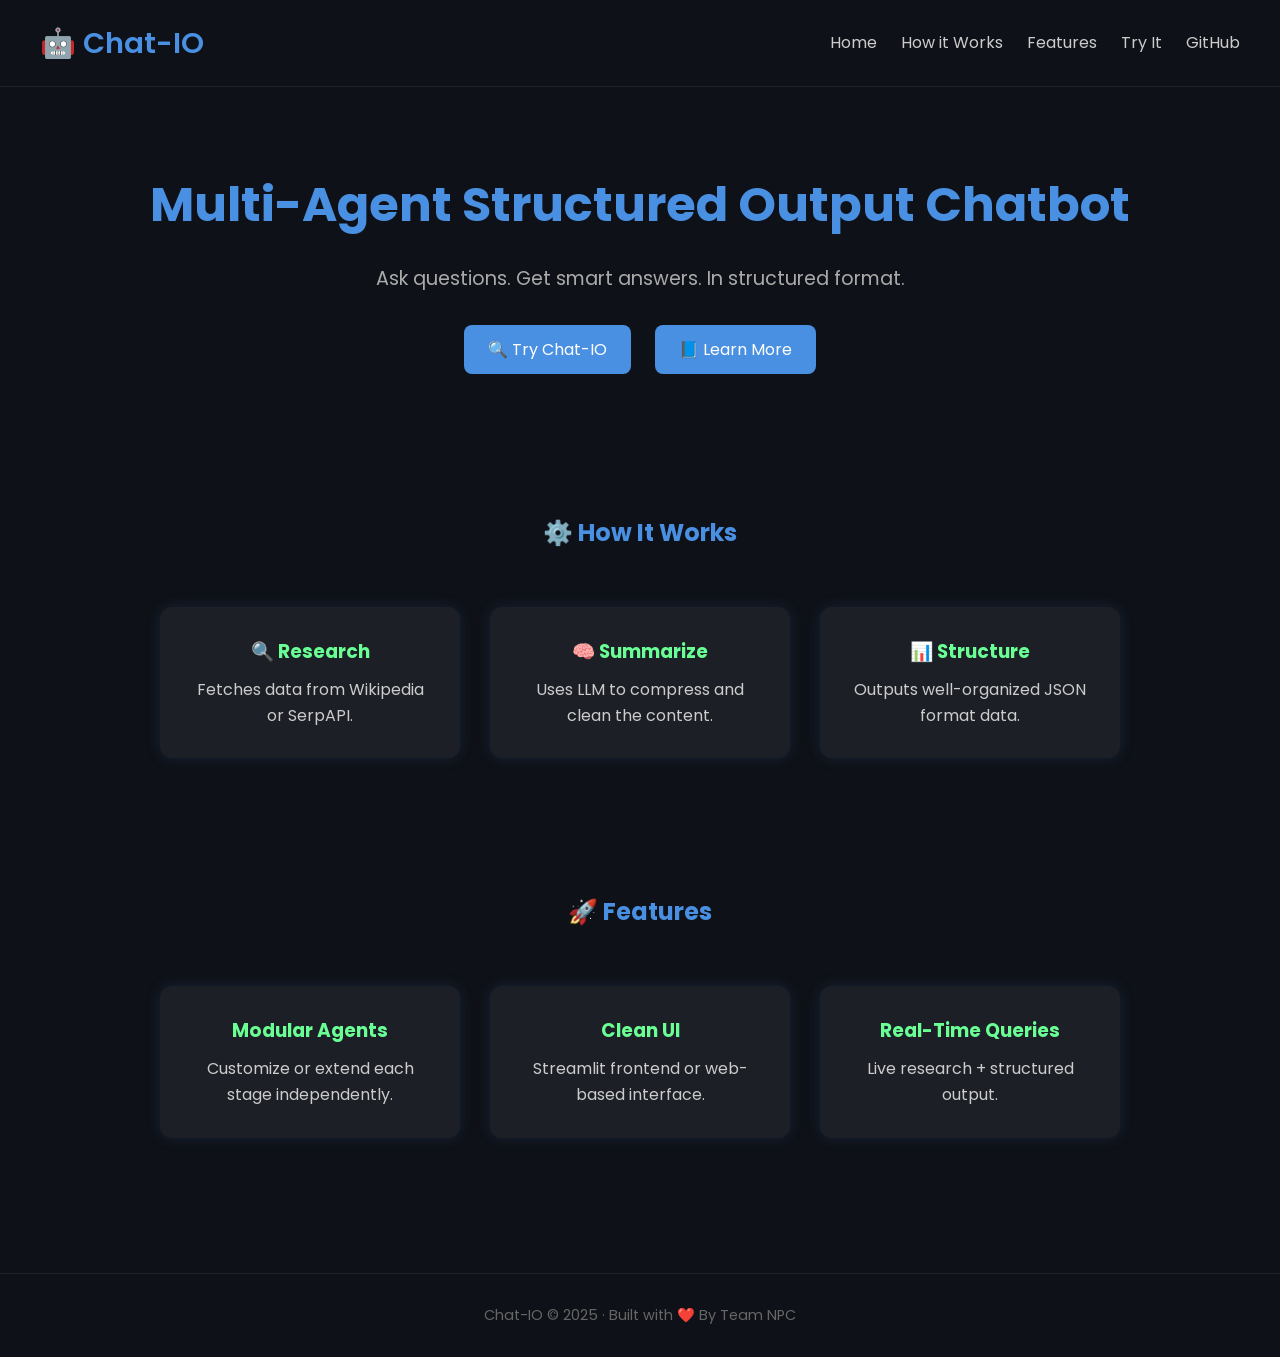
<file: chatbot/templates/index.html>
<!DOCTYPE html>
<html lang="en">
<head>
  <meta charset="UTF-8" />
  <meta name="viewport" content="width=device-width, initial-scale=1.0"/>
  <title>Chat-IO</title>
  <link href="https://fonts.googleapis.com/css2?family=Poppins:wght@300;600&display=swap" rel="stylesheet">
  <style>
    * {
      margin: 0;
      padding: 0;
      box-sizing: border-box;
      font-family: 'Poppins', sans-serif;
    }

    body {
      background-color: #0E1117;
      color: #CCCCCC;
      line-height: 1.6;
    }

    header {
      background-color: #0E1117;
      padding: 20px 40px;
      display: flex;
      justify-content: space-between;
      align-items: center;
      border-bottom: 1px solid #1f2229;
    }

    .logo {
      color: #4A90E2;
      font-size: 1.8rem;
      font-weight: 600;
    }

    nav a {
      margin-left: 20px;
      color: #CCCCCC;
      text-decoration: none;
      transition: color 0.3s;
    }

    nav a:hover {
      color: #69FF94;
    }

    .hero {
      text-align: center;
      padding: 80px 20px;
    }

    .hero h1 {
      font-size: 3rem;
      color: #4A90E2;
    }

    .hero p {
      font-size: 1.2rem;
      color: #AAAAAA;
      margin: 20px 0;
    }

    .buttons {
      margin-top: 30px;
    }

    .btn {
      padding: 12px 24px;
      background-color: #4A90E2;
      color: white;
      border: none;
      border-radius: 8px;
      margin: 0 10px;
      cursor: pointer;
      font-size: 1rem;
      transition: background 0.3s;
    }

    .btn:hover {
      background-color: #69FF94;
      color: #000;
    }

    .section {
      padding: 60px 40px;
      text-align: center;
    }

    .section h2 {
      color: #4A90E2;
      margin-bottom: 40px;
    }

    .features {
      display: flex;
      justify-content: center;
      flex-wrap: wrap;
    }

    .card {
      background: #1C1F26;
      border-radius: 12px;
      padding: 30px;
      margin: 15px;
      width: 300px;
      box-shadow: 0 0 15px rgba(74, 144, 226, 0.15);
    }

    .card h3 {
      color: #69FF94;
      margin-bottom: 10px;
    }

    .footer {
      text-align: center;
      padding: 30px;
      font-size: 0.9rem;
      border-top: 1px solid #1f2229;
      margin-top: 60px;
      color: #666;
    }
  </style>
</head>
<body>

  <header>
    <div class="logo">🤖 Chat-IO</div>
    <nav>
      <a href="#">Home</a>
      <a href="#how">How it Works</a>
      <a href="#features">Features</a>
      <a href="/chat">Try It</a>
      <a href="https://github.com/MediatedFlame70/Chat-io" target="_blank">GitHub</a>
    </nav>
  </header>

  <section class="hero">
    <h1>Multi-Agent Structured Output Chatbot</h1>
    <p>Ask questions. Get smart answers. In structured format.</p>
    <div class="buttons">
      <button class="btn" onclick="window.location.href='/chat'">🔍 Try Chat-IO</button>
      <button class="btn" onclick="window.location.href='https://github.com/MediatedFlame70/Chat-io'">📘 Learn More</button>
    </div>
  </section>

  <section class="section" id="how">
    <h2>⚙️ How It Works</h2>
    <div class="features">
      <div class="card">
        <h3>🔍 Research</h3>
        <p>Fetches data from Wikipedia or SerpAPI.</p>
      </div>
      <div class="card">
        <h3>🧠 Summarize</h3>
        <p>Uses LLM to compress and clean the content.</p>
      </div>
      <div class="card">
        <h3>📊 Structure</h3>
        <p>Outputs well-organized JSON format data.</p>
      </div>
    </div>
  </section>

  <section class="section" id="features">
    <h2>🚀 Features</h2>
    <div class="features">
      <div class="card">
        <h3>Modular Agents</h3>
        <p>Customize or extend each stage independently.</p>
      </div>
      <div class="card">
        <h3>Clean UI</h3>
        <p>Streamlit frontend or web-based interface.</p>
      </div>
      <div class="card">
        <h3>Real-Time Queries</h3>
        <p>Live research + structured output.</p>
      </div>
    </div>
  </section>

  <div class="footer">
    Chat-IO © 2025 · Built with ❤️ By Team NPC
  </div>

</body>
</html>
</file>
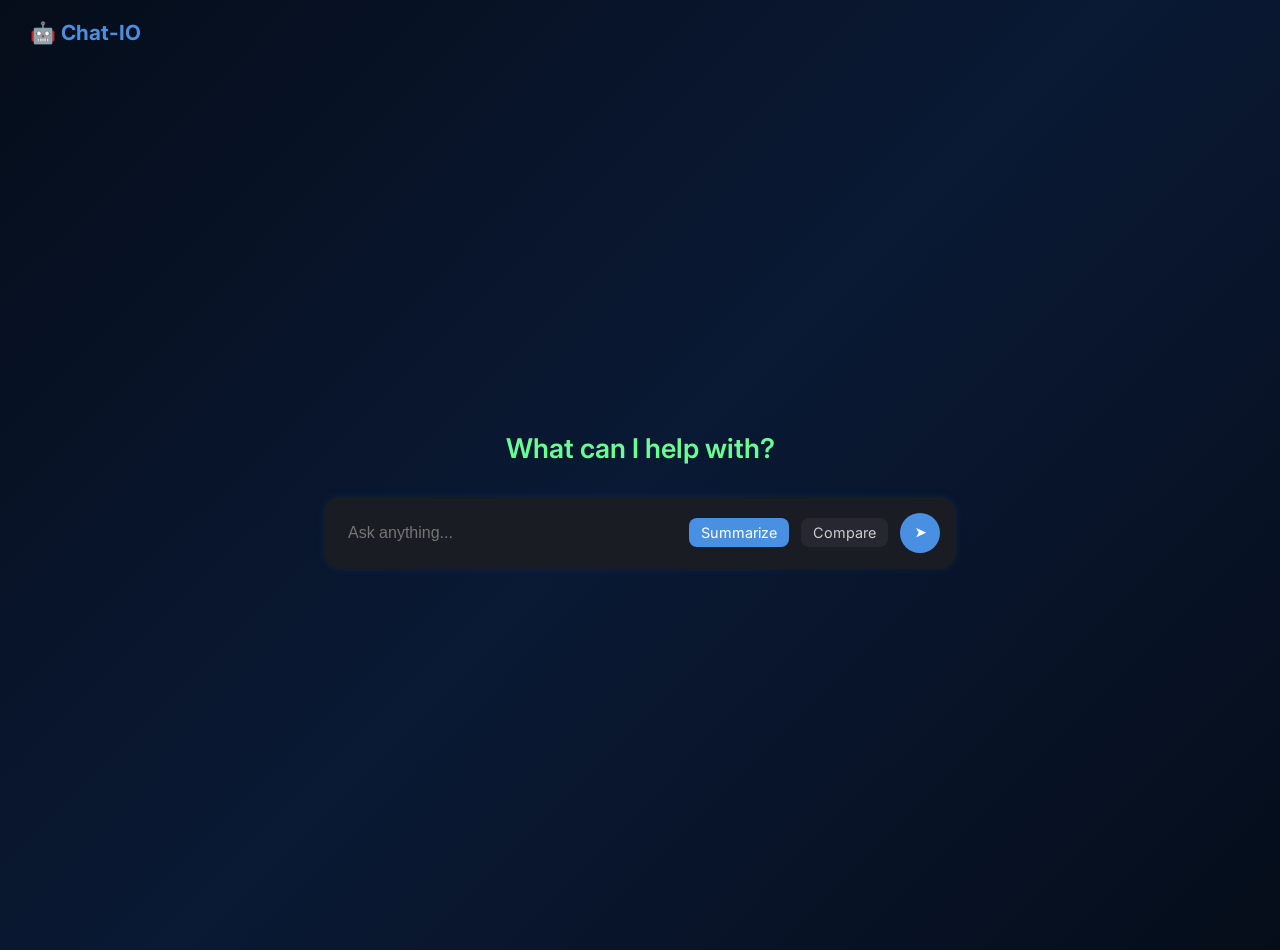
<file: chatbot/templates/chat11.html>
<!DOCTYPE html>
<html lang="en">
<head>
  <meta charset="UTF-8"/>
  <meta name="viewport" content="width=device-width, initial-scale=1.0"/>
  <title>Chat-IO</title>
  <link href="https://fonts.googleapis.com/css2?family=Inter:wght@400;600&display=swap" rel="stylesheet">
  <style>
    body {
      margin: 0;
      font-family: 'Inter', sans-serif;
      background: linear-gradient(135deg, #050d1a 0%, #0a1934 50%, #050d1a 100%);
      color: #e0e0e0;
      display: flex;
      flex-direction: column;
      min-height: 100vh;
      padding-top: 50px;
    }

    .logo-container {
      position: fixed;
      top: 20px;
      left: 30px;
      z-index: 100;
    }

    .logo {
      font-size: 1.3rem;
      font-weight: bold;
      color: #4A90E2;
      cursor: pointer;
      text-decoration: none;
    }

    .main-container {
      display: flex;
      flex-direction: column;
      align-items: center;
      justify-content: center;
      padding: 2rem;
      flex: 1;
    }

    .main-text {
      font-size: 1.7rem;
      font-weight: 600;
      margin-bottom: 2rem;
      color: #69FF94;
    }

    .input-container {
      display: flex;
      align-items: center;
      background-color: #1A1C23;
      border-radius: 16px;
      padding: 1rem;
      width: 600px;
      max-width: 90%;
      box-shadow: 0 0 10px rgba(74, 144, 226, 0.1);
    }

    .input-container input {
      flex: 1;
      background: transparent;
      border: none;
      outline: none;
      font-size: 1rem;
      color: white;
      padding: 0.5rem;
    }

    .icon-group {
      display: flex;
      gap: 12px;
      align-items: center;
    }

    .icon {
      background-color: #262730;
      border-radius: 8px;
      padding: 6px 12px;
      color: #ccc;
      font-size: 0.9rem;
      cursor: pointer;
      transition: 0.2s ease;
    }

    .icon.active {
      background-color: #4A90E2;
      color: white;
    }

    .icon:hover {
      background-color: #3a3e4a;
      color: white;
    }

    .send-btn {
      background-color: #4A90E2;
      border: none;
      border-radius: 50%;
      width: 40px;
      height: 40px;
      margin-left: 12px;
      display: flex;
      align-items: center;
      justify-content: center;
      cursor: pointer;
      color: white;
      font-weight: bold;
      transition: background 0.3s ease;
    }

    .send-btn:hover {
      background-color: #357ABD;
    }

    .response-container {
      margin-top: 2rem;
      background-color: #1A1C23;
      border-radius: 16px;
      padding: 1.5rem;
      width: 700px;
      max-width: 90%;
      display: none;
    }

    .response-header {
      display: flex;
      justify-content: space-between;
      align-items: center;
      margin-bottom: 1rem;
      border-bottom: 1px solid #262730;
      padding-bottom: 0.5rem;
    }

    .response-title {
      font-weight: 600;
      color: #4A90E2;
    }

    .response-source {
      font-size: 0.8rem;
      color: #69FF94;
    }

    .response-content {
      margin-bottom: 1rem;
    }

    .response-structured {
      background-color: #262730;
      border-radius: 8px;
      padding: 1rem;
      font-family: monospace;
      white-space: pre-wrap;
    }

    .loader {
      display: none;
      margin-top: 2rem;
      width: 50px;
      height: 24px;
      background: linear-gradient(#4A90E2 0 0) left/20% 100% no-repeat,
                  linear-gradient(#4A90E2 0 0) center/20% 100% no-repeat,
                  linear-gradient(#4A90E2 0 0) right/20% 100% no-repeat;
      animation: load 1s infinite;
    }

    @keyframes load {
      0% {background-size: 20% 100%, 20% 100%, 20% 100%}
      33% {background-size: 20% 10%, 20% 100%, 20% 100%}
      50% {background-size: 20% 100%, 20% 10%, 20% 100%}
      66% {background-size: 20% 100%, 20% 100%, 20% 10%}
      100% {background-size: 20% 100%, 20% 100%, 20% 100%}
    }

    @media (max-width: 600px) {
      .main-text {
        font-size: 1.3rem;
      }
      .input-container {
        flex-direction: column;
        gap: 1rem;
        padding: 1rem;
      }
      .icon-group {
        width: 100%;
        justify-content: space-around;
      }
    }

    .formatted-response {
      line-height: 1.6;
      color: #e0e0e0;
    }

    .formatted-response h1 {
      font-size: 1.5rem;
      color: #4A90E2;
      margin-bottom: 1rem;
    }

    .formatted-response h2 {
      font-size: 1.2rem;
      color: #69FF94;
      margin: 1.5rem 0 0.8rem 0;
      border-bottom: 1px solid #262730;
      padding-bottom: 0.3rem;
    }

    .formatted-response ul {
      padding-left: 1.2rem;
      margin: 0.8rem 0;
    }

    .formatted-response li {
      margin-bottom: 0.4rem;
    }

    .formatted-response a {
      color: #4A90E2;
      text-decoration: none;
    }

    .formatted-response a:hover {
      text-decoration: underline;
    }
  </style>
</head>
<body>
  <div class="logo-container">
    <a href="/" class="logo">🤖 Chat-IO</a>
  </div>

  <div class="main-container">
    <div class="main-text">What can I help with?</div>

    <div class="input-container">
      <input type="text" placeholder="Ask anything..." id="query-input" />
      <div class="icon-group">
        <div class="icon active" data-mode="summarize">Summarize</div>
        <div class="icon" data-mode="compare">Compare</div>
      </div>
      <button class="send-btn" id="send-button">➤</button>
    </div>

    <div class="loader" id="loader"></div>

    <div class="response-container" id="response-container">
      <div class="response-header">
        <div class="response-title" id="response-title">Query Result</div>
        <div class="response-source" id="response-source">Source: Unknown</div>
      </div>
      <div class="response-content" id="response-summary"></div>
      <div class="response-structured" id="response-structured"></div>
    </div>
  </div>

  <script>
    // Mode selection
    const modeButtons = document.querySelectorAll('.icon');
    let currentMode = 'summarize';

    modeButtons.forEach(button => {
      button.addEventListener('click', () => {
        modeButtons.forEach(btn => btn.classList.remove('active'));
        button.classList.add('active');
        currentMode = button.getAttribute('data-mode');
      });
    });

    // Send query
    document.getElementById('send-button').addEventListener('click', async () => {
      const queryInput = document.getElementById('query-input');
      const query = queryInput.value.trim();
      if (!query) return;

      document.getElementById('loader').style.display = 'block';
      document.getElementById('response-container').style.display = 'none';

      try {
        const response = await fetch("/api/query", {
          method: "POST",
          headers: {
            "Content-Type": "application/json",
          },
          body: JSON.stringify({
            query: query,
            mode: currentMode
          }),
        });

        const result = await response.json();
        console.log("Response from server:", result);
        
        // Display response
        document.getElementById('response-title').textContent = `Results for: ${query}`;
        document.getElementById('response-source').textContent = `Source: ${result.source || 'Unknown'}`;
        document.getElementById('response-summary').innerHTML = result.answer || 'No summary available';
        document.getElementById('response-structured').textContent = 
          JSON.stringify(result.structured_data || {}, null, 2);
        document.getElementById('loader').style.display = 'none';
        document.getElementById('response-container').style.display = 'block';

      } catch (err) {
        console.error("Error calling backend:", err);
        alert("Failed to reach server. Please try again later.");
        document.getElementById('loader').style.display = 'none';
      }
    });

    document.getElementById('query-input').addEventListener('keypress', (e) => {
      if (e.key === 'Enter') {
        document.getElementById('send-button').click();
      }
    });
  </script>
</body>
</html>
</file>
